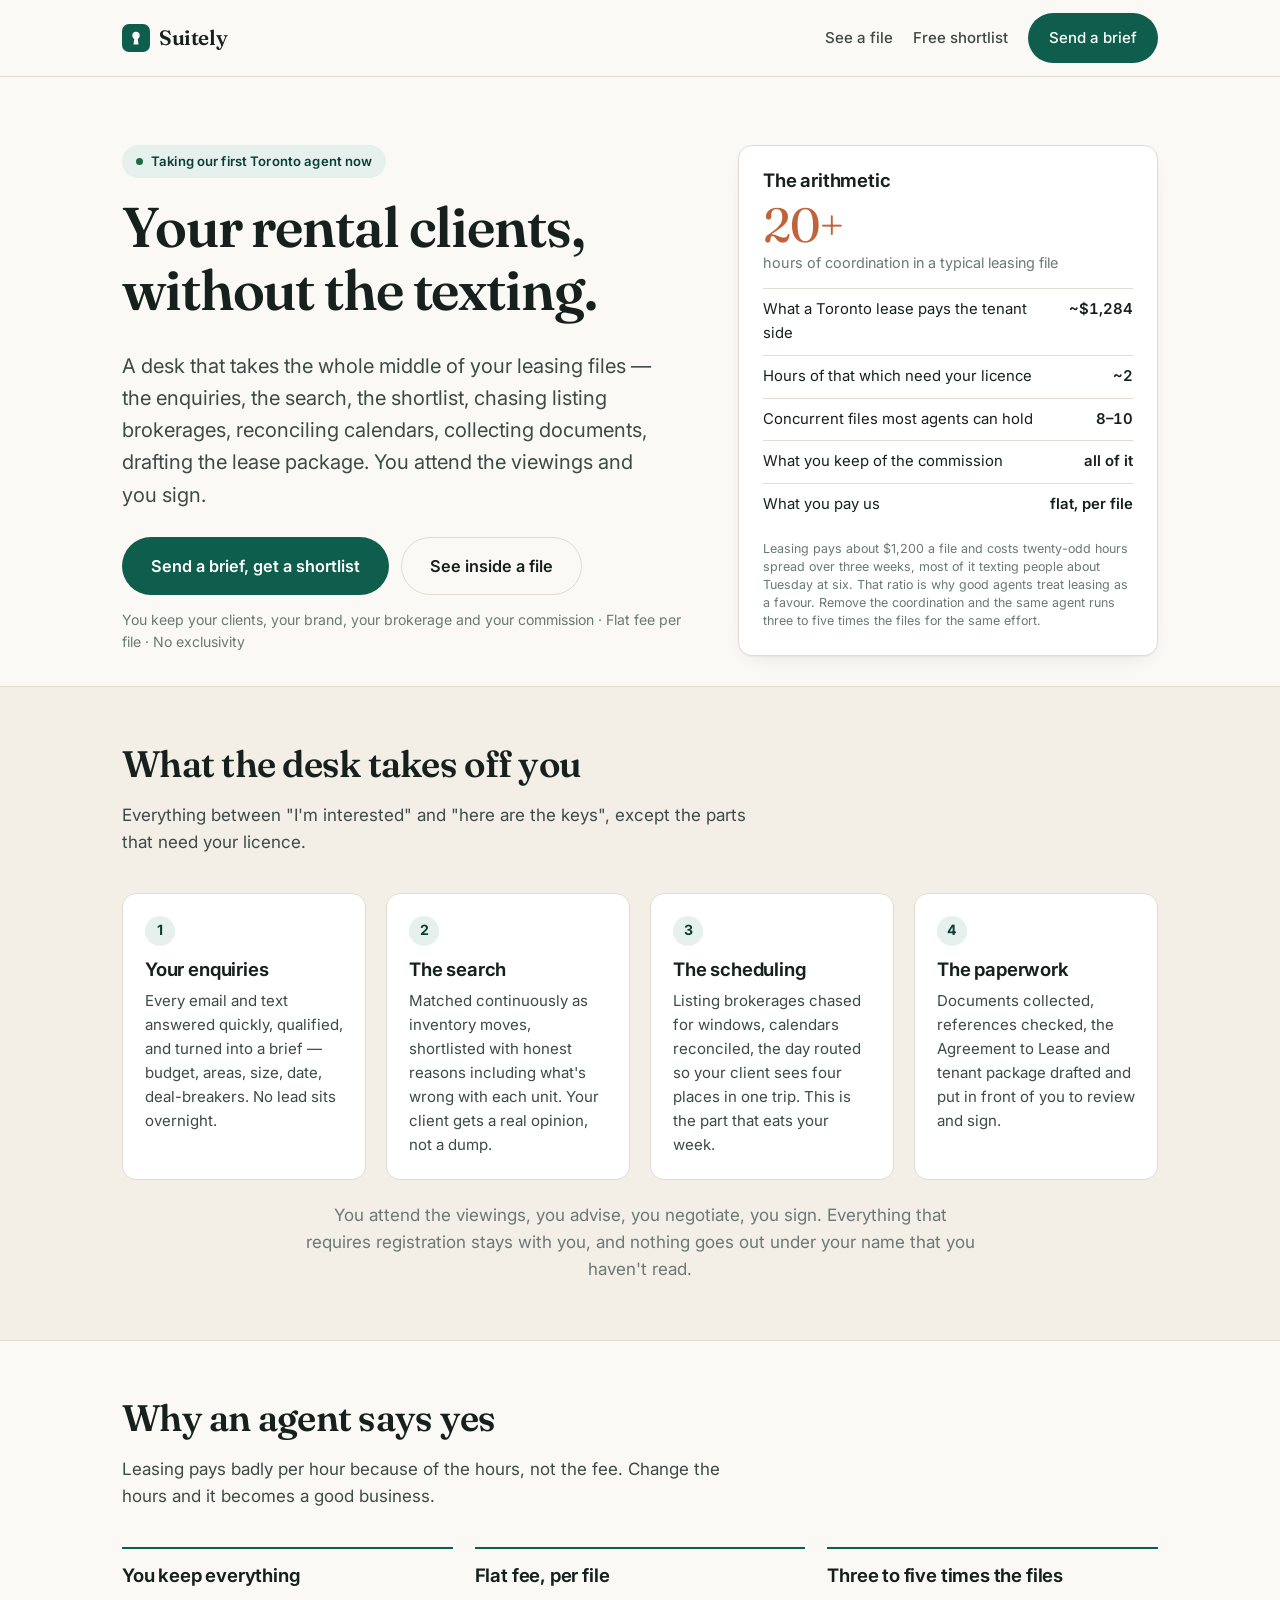
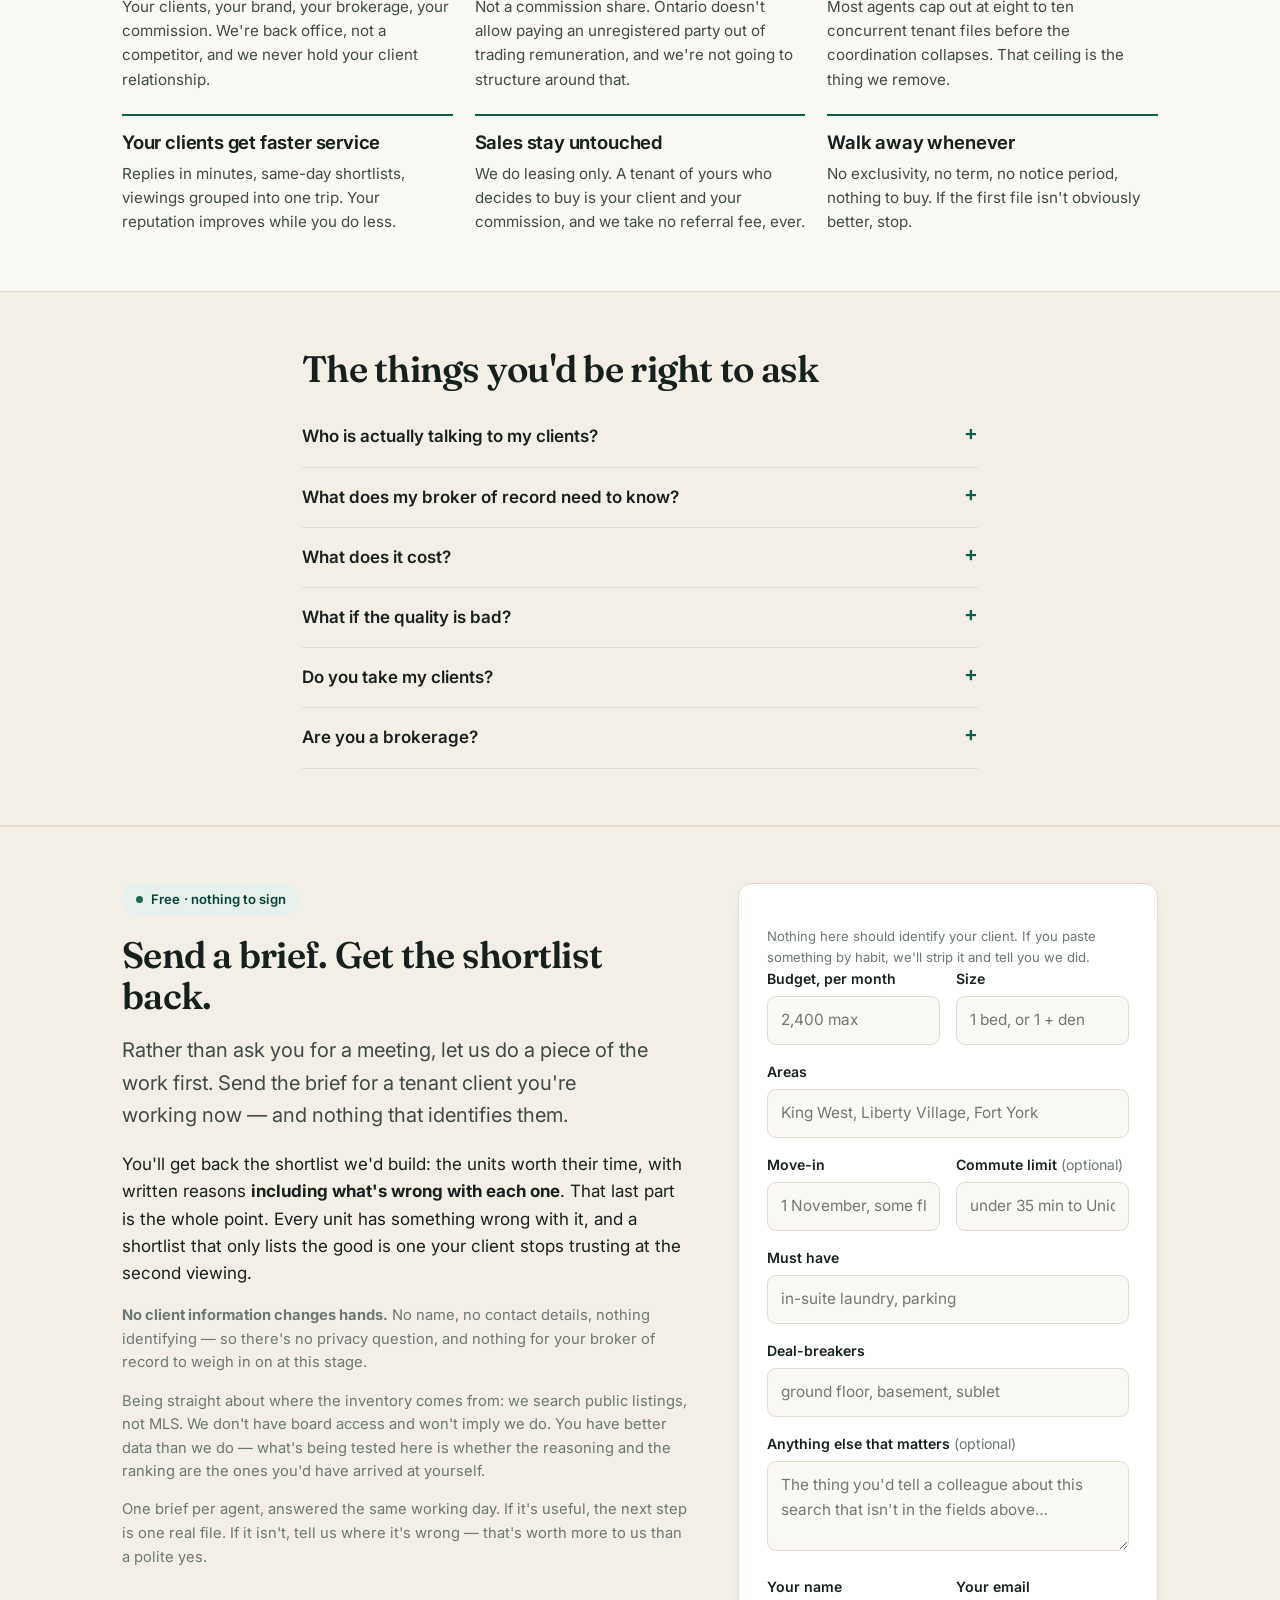
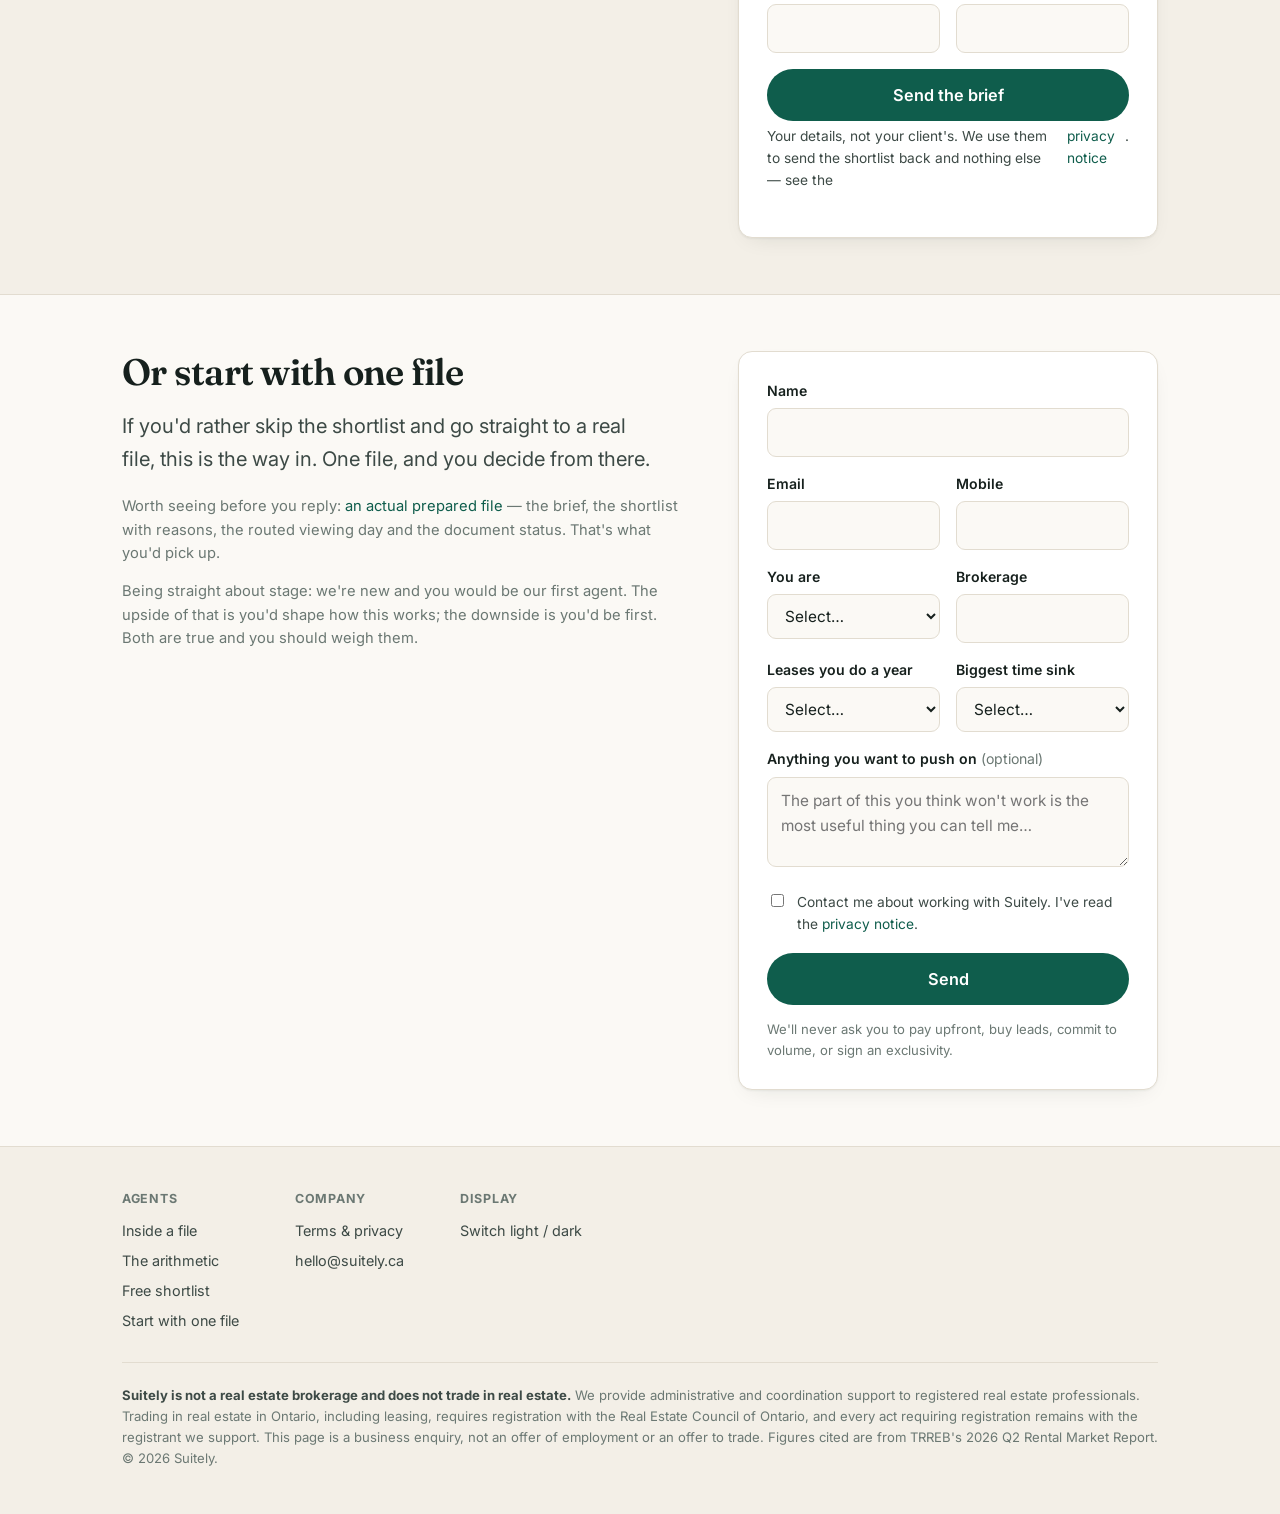
<file: index.html>
<!doctype html>
<html lang="en-CA">
<head>
<meta charset="utf-8">
<meta name="viewport" content="width=device-width, initial-scale=1">
<title>Suitely — your rental clients, without the texting</title>
<meta name="description" content="A desk that runs the middle of your leasing files — enquiries, search, shortlist, scheduling, documents. You attend viewings and sign. Flat fee per file, you keep your commission.">
<link rel="canonical" href="https://suitely.ca/">
<meta property="og:image" content="https://suitely.ca/og.png">
<meta property="og:url" content="https://suitely.ca/">
<meta property="og:type" content="website">
<meta property="og:locale" content="en_CA">
<meta name="twitter:card" content="summary_large_image">
<meta property="og:title" content="Your rental clients, without the texting">
<meta property="og:description" content="We run the coordination on your leasing files — enquiries, search, shortlist, scheduling, documents. You attend the viewings and sign. Flat fee per file, you keep your commission.">
<link rel="icon" href="data:image/svg+xml,<svg xmlns='http://www.w3.org/2000/svg' viewBox='0 0 32 32'><rect width='32' height='32' rx='8' fill='%230f5d4c'/><circle cx='16' cy='13' r='4.2' fill='%23fbf9f5'/><path d='M14.2 16h3.6l1.1 7.5h-5.8z' fill='%23fbf9f5'/></svg>">
<link rel="preconnect" href="https://fonts.googleapis.com">
<link rel="preconnect" href="https://fonts.gstatic.com" crossorigin>
<link href="https://fonts.googleapis.com/css2?family=Fraunces:opsz,wght@9..144,500;9..144,600&family=Inter:wght@400;500;600;700&display=swap" rel="stylesheet">
<script type="application/ld+json">
{
  "@context": "https://schema.org",
  "@type": "ProfessionalService",
  "name": "Suitely",
  "url": "https://suitely.ca",
  "email": "hello@suitely.ca",
  "description": "Leasing coordination for licensed Ontario real estate agents. We run the enquiries, search, shortlisting, scheduling and document preparation on residential leasing files; the agent attends viewings and carries the trade.",
  "areaServed": { "@type": "City", "name": "Toronto" },
  "address": {
    "@type": "PostalAddress",
    "streetAddress": "61 Thorncliffe",
    "addressLocality": "Dollard-des-Ormeaux",
    "addressRegion": "QC",
    "postalCode": "H9A 2C3",
    "addressCountry": "CA"
  },
  "knowsAbout": ["residential leasing", "tenant coordination", "Ontario standard lease", "TRESA compliance"]
}
</script>
<link rel="stylesheet" href="styles.css">
</head>
<body>
<header class="site">
  <div class="nav">
    <a class="logo" href="index.html"><svg width="28" height="28" viewBox="0 0 32 32" aria-hidden="true"><rect width="32" height="32" rx="8" fill="#0f5d4c"/><circle cx="16" cy="13" r="4.2" fill="#fbf9f5"/><path d="M14.2 16h3.6l1.1 7.5h-5.8z" fill="#fbf9f5"/></svg> Suitely</a>
    <nav>
      
      <a href="demo.html" class="hide-sm">See a file</a><a href="#brief" class="hide-sm">Free shortlist</a>
      <a class="btn" href="#brief">Send a brief</a>
    </nav>
  </div>
</header>

<main>
<section class="hero">
  <div class="wrap hero-grid">
    <div>
      <span class="eyebrow"><span class="dot"></span> Taking our first Toronto agent now</span>
      <h1>Your rental clients, without the texting.</h1>
      <p class="lede">A desk that takes the whole middle of your leasing files — the enquiries, the search, the shortlist, chasing listing brokerages, reconciling calendars, collecting documents, drafting the lease package. You attend the viewings and you sign.</p>
      <div class="hero-actions">
        <a class="btn lg" href="#brief">Send a brief, get a shortlist</a>
        <a class="btn ghost lg" href="demo.html">See inside a file</a>
      </div>
      <p class="reassure">You keep your clients, your brand, your brokerage and your commission · Flat fee per file · No exclusivity</p>
    </div>
    <aside class="costcard" id="deal">
      <h3>The arithmetic</h3>
      <div class="bignum">20+</div>
      <p class="unit">hours of coordination in a typical leasing file</p>
      <div class="costrow"><span>What a Toronto lease pays the tenant side</span><span>~$1,284</span></div>
      <div class="costrow"><span>Hours of that which need your licence</span><span>~2</span></div>
      <div class="costrow"><span>Concurrent files most agents can hold</span><span>8–10</span></div>
      <div class="costrow"><span>What you keep of the commission</span><span>all of it</span></div>
      <div class="costrow"><span>What you pay us</span><span>flat, per file</span></div>
      <p class="src">Leasing pays about $1,200 a file and costs twenty-odd hours spread over three weeks, most of it texting people about Tuesday at six. That ratio is why good agents treat leasing as a favour. Remove the coordination and the same agent runs three to five times the files for the same effort.</p>
    </aside>
  </div>
</section>

<section class="alt">
  <div class="wrap">
    <div class="section-head">
      <h2>What the desk takes off you</h2>
      <p>Everything between "I'm interested" and "here are the keys", except the parts that need your licence.</p>
    </div>
    <div class="steps">
      <div class="step"><div class="n">1</div><h3>Your enquiries</h3><p>Every email and text answered quickly, qualified, and turned into a brief — budget, areas, size, date, deal-breakers. No lead sits overnight.</p></div>
      <div class="step"><div class="n">2</div><h3>The search</h3><p>Matched continuously as inventory moves, shortlisted with honest reasons including what's wrong with each unit. Your client gets a real opinion, not a dump.</p></div>
      <div class="step"><div class="n">3</div><h3>The scheduling</h3><p>Listing brokerages chased for windows, calendars reconciled, the day routed so your client sees four places in one trip. This is the part that eats your week.</p></div>
      <div class="step"><div class="n">4</div><h3>The paperwork</h3><p>Documents collected, references checked, the Agreement to Lease and tenant package drafted and put in front of you to review and sign.</p></div>
    </div>
    <p class="tiny" style="color:var(--ink-3);text-align:center;margin:22px auto 0;max-width:62ch">You attend the viewings, you advise, you negotiate, you sign. Everything that requires registration stays with you, and nothing goes out under your name that you haven't read.</p>
  </div>
</section>

<section>
  <div class="wrap">
    <div class="section-head"><h2>Why an agent says yes</h2><p>Leasing pays badly per hour because of the hours, not the fee. Change the hours and it becomes a good business.</p></div>
    <div class="features">
      <div class="feature"><h3>You keep everything</h3><p>Your clients, your brand, your brokerage, your commission. We're back office, not a competitor, and we never hold your client relationship.</p></div>
      <div class="feature"><h3>Flat fee, per file</h3><p>Not a commission share. Ontario doesn't allow paying an unregistered party out of trading remuneration, and we're not going to structure around that.</p></div>
      <div class="feature"><h3>Three to five times the files</h3><p>Most agents cap out at eight to ten concurrent tenant files before the coordination collapses. That ceiling is the thing we remove.</p></div>
      <div class="feature"><h3>Your clients get faster service</h3><p>Replies in minutes, same-day shortlists, viewings grouped into one trip. Your reputation improves while you do less.</p></div>
      <div class="feature"><h3>Sales stay untouched</h3><p>We do leasing only. A tenant of yours who decides to buy is your client and your commission, and we take no referral fee, ever.</p></div>
      <div class="feature"><h3>Walk away whenever</h3><p>No exclusivity, no term, no notice period, nothing to buy. If the first file isn't obviously better, stop.</p></div>
    </div>
  </div>
</section>

<section class="alt">
  <div class="wrap narrow">
    <h2>The things you'd be right to ask</h2>
    <details><summary>Who is actually talking to my clients?</summary><div><p>A named coordinator working for you, by email, text and phone — the same arrangement as a transaction coordinator on any established team. They handle scheduling, logistics, shortlists and document collection. Anything that's advice on a trade, a negotiation, a complaint or a signature comes straight to you with the full thread.</p></div></details>
    <details><summary>What does my broker of record need to know?</summary><div><p>They need to know, and we'd rather raise it on the first call than have them find out later. A broker supervises your trades, and running your client communication through an outside desk is something they should approve. We'll put the arrangement in writing for them. An agent who gets blindsided by this loses a licence, which would also be the end of us.</p></div></details>
    <details><summary>What does it cost?</summary><div><p>A flat fee per completed file. No commission share, no monthly subscription, no software licence, no setup fee. If a file doesn't complete, there's nothing to pay.</p></div></details>
    <details><summary>What if the quality is bad?</summary><div><p>Then stop, immediately, with nothing owed. Start with one file. It either obviously saves you twenty hours or it doesn't, and you'll know inside three weeks.</p></div></details>
    <details><summary>Do you take my clients?</summary><div><p>No. They're yours, on your representation agreement, with your brokerage. We have no client relationship, no registration, and no ability to trade — structurally we can't take them even if we wanted to.</p></div></details>
    <details><summary>Are you a brokerage?</summary><div><p>No. We're administrative support, which is why this works: unlicensed assistants are ordinary in this industry and nothing we do requires registration. Everything that does require it stays with you.</p></div></details>
  </div>
</section>

<section id="brief" class="alt">
  <div class="wrap hero-grid">
    <div>
      <span class="eyebrow"><span class="dot"></span> Free · nothing to sign</span>
      <h2>Send a brief. Get the shortlist back.</h2>
      <p class="lede">Rather than ask you for a meeting, let us do a piece of the work first. Send the brief for a tenant client you're working now &mdash; and nothing that identifies them.</p>
      <p>You'll get back the shortlist we'd build: the units worth their time, with written reasons <strong>including what's wrong with each one</strong>. That last part is the whole point. Every unit has something wrong with it, and a shortlist that only lists the good is one your client stops trusting at the second viewing.</p>
      <p style="color:var(--ink-3);font-size:.92rem"><strong>No client information changes hands.</strong> No name, no contact details, nothing identifying &mdash; so there's no privacy question, and nothing for your broker of record to weigh in on at this stage.</p>
      <p style="color:var(--ink-3);font-size:.92rem">Being straight about where the inventory comes from: we search public listings, not MLS. We don't have board access and won't imply we do. You have better data than we do &mdash; what's being tested here is whether the reasoning and the ranking are the ones you'd have arrived at yourself.</p>
      <p style="color:var(--ink-3);font-size:.92rem">One brief per agent, answered the same working day. If it's useful, the next step is one real file. If it isn't, tell us where it's wrong &mdash; that's worth more to us than a polite yes.</p>
    </div>
    <form class="formcard" data-intake="Tenant brief" data-cta="Send the brief" data-success="Got it. The shortlist comes back the same working day.">
      <p class="formnote">Nothing here should identify your client. If you paste something by habit, we'll strip it and tell you we did.</p>
      <div class="grid2">
        <div class="field"><label for="b-budget">Budget, per month</label><input id="b-budget" name="budget_max" required placeholder="2,400 max"></div>
        <div class="field"><label for="b-beds">Size</label><input id="b-beds" name="beds_min" required placeholder="1 bed, or 1 + den"></div>
      </div>
      <div class="field"><label for="b-areas">Areas</label><input id="b-areas" name="areas" required placeholder="King West, Liberty Village, Fort York"></div>
      <div class="grid2">
        <div class="field"><label for="b-move">Move-in</label><input id="b-move" name="move_date" placeholder="1 November, some flexibility"></div>
        <div class="field"><label for="b-commute">Commute limit <span class="hint">(optional)</span></label><input id="b-commute" name="commute" placeholder="under 35 min to Union"></div>
      </div>
      <div class="field"><label for="b-must">Must have</label><input id="b-must" name="must" placeholder="in-suite laundry, parking"></div>
      <div class="field"><label for="b-avoid">Deal-breakers</label><input id="b-avoid" name="avoid" placeholder="ground floor, basement, sublet"></div>
      <div class="field"><label for="b-notes">Anything else that matters <span class="hint">(optional)</span></label><textarea id="b-notes" name="notes" placeholder="The thing you'd tell a colleague about this search that isn't in the fields above&hellip;"></textarea></div>
      <div class="grid2">
        <div class="field"><label for="b-you">Your name</label><input id="b-you" name="your_name" required autocomplete="name"></div>
        <div class="field"><label for="b-email">Your email</label><input id="b-email" name="your_email" type="email" required autocomplete="email"></div>
      </div>
      <button class="btn lg" type="submit" style="width:100%">Send the brief</button>
      <p class="formstatus" role="status"></p>
      <p class="consent">Your details, not your client's. We use them to send the shortlist back and nothing else &mdash; see the <a href="legal.html">privacy notice</a>.</p>
    </form>
  </div>
</section>

<section id="apply">
  <div class="wrap hero-grid">
    <div>
      <h2>Or start with one file</h2>
      <p class="lede">If you'd rather skip the shortlist and go straight to a real file, this is the way in. One file, and you decide from there.</p>
      <p style="color:var(--ink-3);font-size:.92rem">Worth seeing before you reply: <a href="demo.html">an actual prepared file</a> — the brief, the shortlist with reasons, the routed viewing day and the document status. That's what you'd pick up.</p>
      <p style="color:var(--ink-3);font-size:.92rem">Being straight about stage: we're new and you would be our first agent. The upside of that is you'd shape how this works; the downside is you'd be first. Both are true and you should weigh them.</p>
    </div>
    <form class="formcard" data-intake="Agent enquiry" data-cta="Send" data-success="Thanks — got it. I'll come back to you personally, usually same day.">
      <div class="field"><label for="a-name">Name</label><input id="a-name" name="name" required autocomplete="name"></div>
      <div class="grid2">
        <div class="field"><label for="a-email">Email</label><input id="a-email" name="email" type="email" required autocomplete="email"></div>
        <div class="field"><label for="a-phone">Mobile</label><input id="a-phone" name="phone" type="tel" required autocomplete="tel"></div>
      </div>
      <div class="grid2">
        <div class="field">
          <label for="a-reg">You are</label>
          <select id="a-reg" name="registration" required>
            <option value="">Select…</option>
            <option>Registered salesperson (Ontario)</option>
            <option>Registered broker (Ontario)</option>
            <option>Broker of record</option>
            <option>Registered in another province</option>
          </select>
        </div>
        <div class="field"><label for="a-brokerage">Brokerage</label><input id="a-brokerage" name="brokerage" autocomplete="organization"></div>
      </div>
      <div class="grid2">
        <div class="field">
          <label for="a-vol">Leases you do a year</label>
          <select id="a-vol" name="lease_volume" required>
            <option value="">Select…</option><option>Under 5</option><option>5–15</option><option>15–40</option><option>40+</option>
          </select>
        </div>
        <div class="field">
          <label for="a-pain">Biggest time sink</label>
          <select id="a-pain" name="pain">
            <option value="">Select…</option><option>Scheduling and calendar chasing</option><option>Answering enquiries</option>
            <option>Searching and shortlisting</option><option>Documents and paperwork</option><option>All of it equally</option>
          </select>
        </div>
      </div>
      <div class="field"><label for="a-notes">Anything you want to push on <span class="hint">(optional)</span></label><textarea id="a-notes" name="notes" placeholder="The part of this you think won't work is the most useful thing you can tell me…"></textarea></div>
      <label class="consent"><input type="checkbox" name="consent" value="yes" required><span>Contact me about working with Suitely. I've read the <a href="legal.html#privacy">privacy notice</a>.</span></label>
      <button class="btn lg" type="submit" style="width:100%">Send</button>
      <div class="formstatus" role="status" aria-live="polite"></div>
      <p class="formnote">We'll never ask you to pay upfront, buy leads, commit to volume, or sign an exclusivity.</p>
    </form>
  </div>
</section>
</main>

<footer class="site">
  <div class="wrap">
    <div class="foot-grid">
      <div><h4>Agents</h4><ul><li><a href="demo.html">Inside a file</a></li><li><a href="#deal">The arithmetic</a></li><li><a href="#brief">Free shortlist</a></li><li><a href="#apply">Start with one file</a></li></ul></div>
      
      <div><h4>Company</h4><ul><li><a href="legal.html">Terms &amp; privacy</a></li><li><a href="mailto:hello@suitely.ca">hello@suitely.ca</a></li></ul></div>
      <div><h4>Display</h4><ul><li><a href="#" data-theme-toggle>Switch light / dark</a></li></ul></div>
    </div>
    <div class="disclosure">
      <p><strong>Suitely is not a real estate brokerage and does not trade in real estate.</strong> We provide administrative and coordination support to registered real estate professionals. Trading in real estate in Ontario, including leasing, requires registration with the Real Estate Council of Ontario, and every act requiring registration remains with the registrant we support. This page is a business enquiry, not an offer of employment or an offer to trade. Figures cited are from TRREB's 2026 Q2 Rental Market Report. © 2026 Suitely.</p>
    </div>
  </div>
</footer>
<script src="app.js"></script>
</body>
</html>
</file>
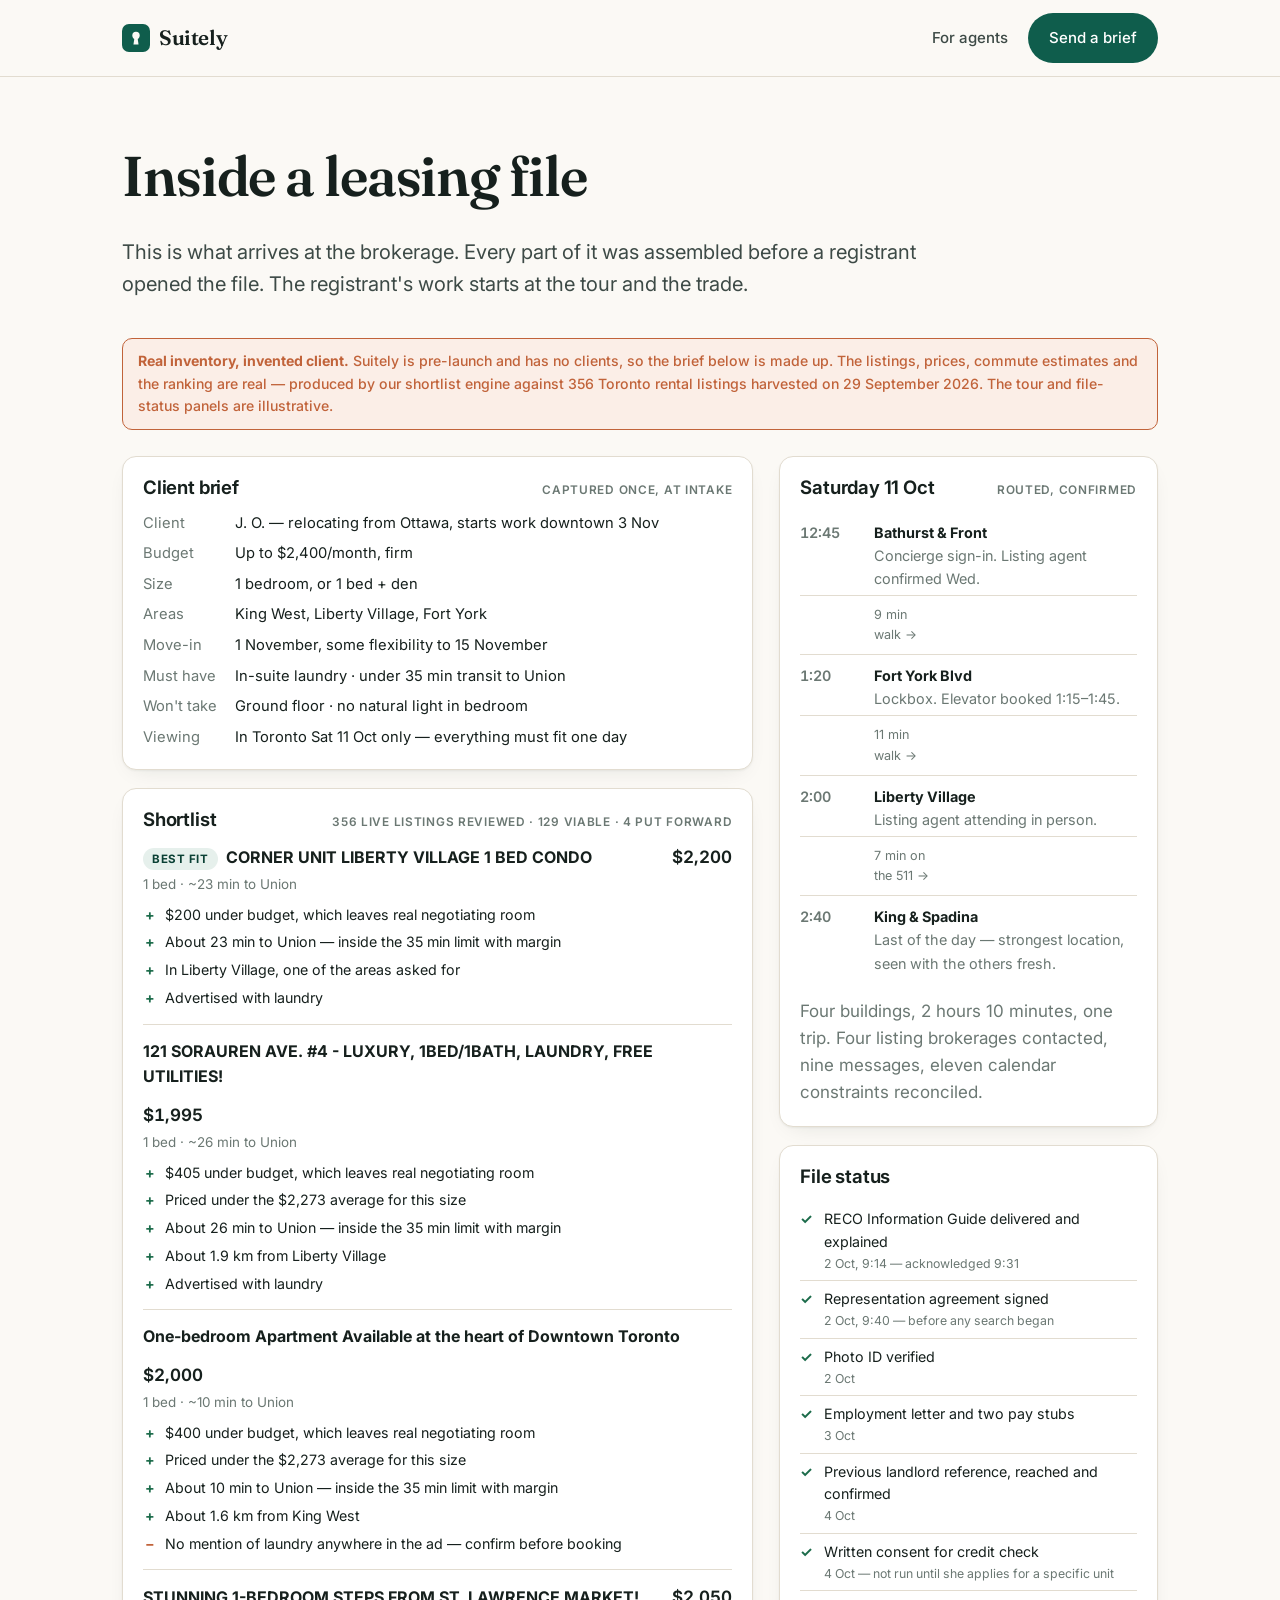
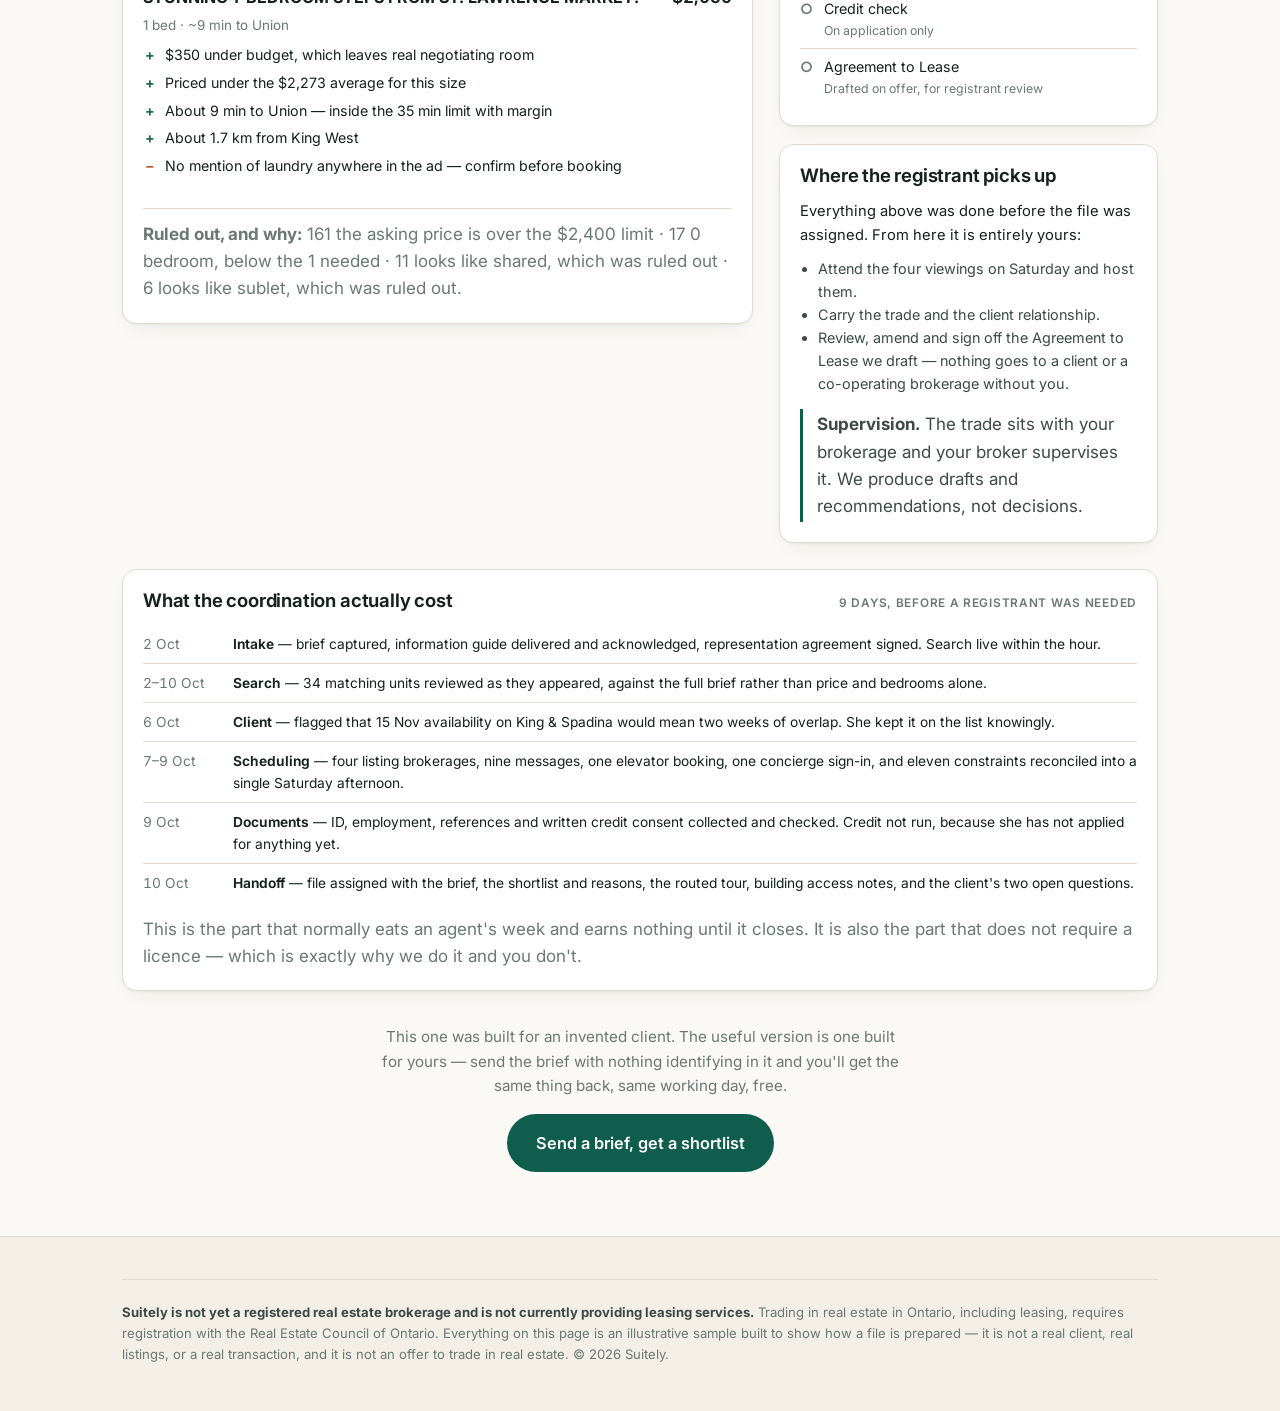
<file: demo.html>
<!doctype html>
<html lang="en-CA">
<head>
<meta charset="utf-8">
<meta name="viewport" content="width=device-width, initial-scale=1">
<meta name="robots" content="noindex,nofollow">
<title>Inside a Suitely leasing file</title>
<meta name="description" content="What a brokerage receives: a tenant file with the intake, statutory documents, search, shortlist and routed tour already done.">
<link rel="icon" href="data:image/svg+xml,<svg xmlns='http://www.w3.org/2000/svg' viewBox='0 0 32 32'><rect width='32' height='32' rx='8' fill='%230f5d4c'/><circle cx='16' cy='13' r='4.2' fill='%23fbf9f5'/><path d='M14.2 16h3.6l1.1 7.5h-5.8z' fill='%23fbf9f5'/></svg>">
<link rel="preconnect" href="https://fonts.googleapis.com">
<link rel="preconnect" href="https://fonts.gstatic.com" crossorigin>
<link href="https://fonts.googleapis.com/css2?family=Fraunces:opsz,wght@9..144,500;9..144,600&family=Inter:wght@400;500;600;700&display=swap" rel="stylesheet">
<link rel="stylesheet" href="styles.css">
<style>
  .sample-banner{background:var(--accent-soft);border:1px solid var(--accent);color:var(--accent);
    border-radius:10px;padding:11px 15px;font-size:.88rem;margin:0 0 26px;font-weight:500}
  .file-grid{display:grid;grid-template-columns:1.25fr .75fr;gap:26px;align-items:start}
  @media(max-width:920px){.file-grid{grid-template-columns:1fr}}
  .panel{background:var(--card);border:1px solid var(--line);border-radius:var(--radius);
    box-shadow:var(--shadow);padding:20px;margin-bottom:18px}
  .panel > h3{display:flex;justify-content:space-between;align-items:baseline;gap:12px;margin-bottom:14px}
  .panel > h3 .by{font-size:.74rem;font-weight:600;text-transform:uppercase;letter-spacing:.06em;color:var(--ink-3)}
  .brief{display:grid;grid-template-columns:auto 1fr;gap:7px 18px;font-size:.92rem;margin:0}
  .brief dt{color:var(--ink-3)}
  .brief dd{margin:0}
  .unit{border-top:1px solid var(--line);padding:14px 0}
  .unit:first-of-type{border-top:0;padding-top:0}
  .unit-top{display:flex;justify-content:space-between;gap:12px;align-items:baseline;flex-wrap:wrap}
  .unit-top b{font-size:1rem}
  .unit-rent{font-variant-numeric:tabular-nums;font-weight:650;white-space:nowrap}
  .unit .meta{font-size:.84rem;color:var(--ink-3);margin:3px 0 8px}
  .verdict{display:grid;gap:5px;font-size:.89rem}
  .verdict div{display:flex;gap:8px;align-items:flex-start}
  .verdict .mark{flex:none;font-weight:700;width:14px;text-align:center}
  .yes .mark{color:var(--ok)} .no .mark{color:var(--accent)}
  .rank{display:inline-block;font-size:.72rem;font-weight:700;letter-spacing:.05em;text-transform:uppercase;
    background:var(--brand-soft);color:var(--brand-ink);border-radius:999px;padding:2px 9px;margin-right:8px}
  .tour{list-style:none;padding:0;margin:0;font-size:.9rem}
  .tour li{display:grid;grid-template-columns:62px 1fr;gap:12px;padding:9px 0;border-top:1px solid var(--line)}
  .tour li:first-child{border-top:0}
  .tour .t{font-variant-numeric:tabular-nums;color:var(--ink-3);font-weight:600}
  .tour .travel{grid-column:1/-1;font-size:.79rem;color:var(--ink-3);padding-left:74px;margin-top:-4px}
  .checks{list-style:none;padding:0;margin:0;font-size:.89rem}
  .checks li{display:flex;gap:9px;padding:7px 0;border-top:1px solid var(--line);align-items:flex-start}
  .checks li:first-child{border-top:0}
  .checks .s{flex:none;width:15px;font-weight:700}
  .done .s{color:var(--ok)} .pending .s{color:var(--ink-3)}
  .checks .when{display:block;font-size:.77rem;color:var(--ink-3)}
  .log{list-style:none;padding:0;margin:0;font-size:.86rem}
  .log li{padding:8px 0;border-top:1px solid var(--line);display:grid;grid-template-columns:78px 1fr;gap:12px}
  .log li:first-child{border-top:0}
  .log .t{color:var(--ink-3);font-variant-numeric:tabular-nums}
  .log .who{font-weight:650}
  .handoff{border-left:3px solid var(--brand);padding:2px 0 2px 14px;margin-top:4px}
</style>
</head>
<body>
<header class="site">
  <div class="nav">
    <a class="logo" href="index.html"><svg width="28" height="28" viewBox="0 0 32 32" aria-hidden="true"><rect width="32" height="32" rx="8" fill="#0f5d4c"/><circle cx="16" cy="13" r="4.2" fill="#fbf9f5"/><path d="M14.2 16h3.6l1.1 7.5h-5.8z" fill="#fbf9f5"/></svg> Suitely</a>
    <nav><a href="/">For agents</a><a class="btn" href="/#brief">Send a brief</a></nav>
  </div>
</header>

<main>
<section class="hero" style="padding-bottom:18px">
  <div class="wrap">
    <h1 style="max-width:18ch">Inside a leasing file</h1>
    <p class="lede" style="max-width:62ch">This is what arrives at the brokerage. Every part of it was assembled before a registrant opened the file. The registrant's work starts at the tour and the trade.</p>
  </div>
</section>

<section style="padding-top:0">
  <div class="wrap">
<!--BANNER:START--><p class="sample-banner"><strong>Real inventory, invented client.</strong> Suitely is pre-launch and has no clients, so the brief below is made up. The listings, prices, commute estimates and the ranking are real — produced by our shortlist engine against 356 Toronto rental listings harvested on 29 September 2026. The tour and file-status panels are illustrative.</p><!--BANNER:END-->

    <div class="file-grid">
      <div>
        <div class="panel">
          <h3>Client brief <span class="by">captured once, at intake</span></h3>
          <dl class="brief">
            <dt>Client</dt><dd>J. O. — relocating from Ottawa, starts work downtown 3 Nov</dd>
            <dt>Budget</dt><dd>Up to $2,400/month, firm</dd>
            <dt>Size</dt><dd>1 bedroom, or 1 bed + den</dd>
            <dt>Areas</dt><dd>King West, Liberty Village, Fort York</dd>
            <dt>Move-in</dt><dd>1 November, some flexibility to 15 November</dd>
            <dt>Must have</dt><dd>In-suite laundry · under 35 min transit to Union</dd>
            <dt>Won't take</dt><dd>Ground floor · no natural light in bedroom</dd>
            <dt>Viewing</dt><dd>In Toronto Sat 11 Oct only — everything must fit one day</dd>
          </dl>
        </div>

<!--SHORTLIST:START-->
        <div class="panel">
          <h3>Shortlist <span class="by">356 live listings reviewed · 129 viable · 4 put forward</span></h3>
          <div class="unit"><div class="unit-top"><b><span class="rank">Best fit</span>CORNER UNIT LIBERTY VILLAGE 1 BED CONDO</b><span class="unit-rent">$2,200</span></div><p class="meta">1 bed · ~23 min to Union</p><div class="verdict"><div class="yes"><span class="mark">+</span><span>$200 under budget, which leaves real negotiating room</span></div><div class="yes"><span class="mark">+</span><span>About 23 min to Union — inside the 35 min limit with margin</span></div><div class="yes"><span class="mark">+</span><span>In Liberty Village, one of the areas asked for</span></div><div class="yes"><span class="mark">+</span><span>Advertised with laundry</span></div></div></div>
          <div class="unit"><div class="unit-top"><b>121 SORAUREN AVE. #4 - LUXURY, 1BED/1BATH, LAUNDRY, FREE UTILITIES!</b><span class="unit-rent">$1,995</span></div><p class="meta">1 bed · ~26 min to Union</p><div class="verdict"><div class="yes"><span class="mark">+</span><span>$405 under budget, which leaves real negotiating room</span></div><div class="yes"><span class="mark">+</span><span>Priced under the $2,273 average for this size</span></div><div class="yes"><span class="mark">+</span><span>About 26 min to Union — inside the 35 min limit with margin</span></div><div class="yes"><span class="mark">+</span><span>About 1.9 km from Liberty Village</span></div><div class="yes"><span class="mark">+</span><span>Advertised with laundry</span></div></div></div>
          <div class="unit"><div class="unit-top"><b>One-bedroom Apartment Available at the heart of Downtown Toronto</b><span class="unit-rent">$2,000</span></div><p class="meta">1 bed · ~10 min to Union</p><div class="verdict"><div class="yes"><span class="mark">+</span><span>$400 under budget, which leaves real negotiating room</span></div><div class="yes"><span class="mark">+</span><span>Priced under the $2,273 average for this size</span></div><div class="yes"><span class="mark">+</span><span>About 10 min to Union — inside the 35 min limit with margin</span></div><div class="yes"><span class="mark">+</span><span>About 1.6 km from King West</span></div><div class="no"><span class="mark">−</span><span>No mention of laundry anywhere in the ad — confirm before booking</span></div></div></div>
          <div class="unit"><div class="unit-top"><b>STUNNING 1-BEDROOM STEPS FROM ST. LAWRENCE MARKET!</b><span class="unit-rent">$2,050</span></div><p class="meta">1 bed · ~9 min to Union</p><div class="verdict"><div class="yes"><span class="mark">+</span><span>$350 under budget, which leaves real negotiating room</span></div><div class="yes"><span class="mark">+</span><span>Priced under the $2,273 average for this size</span></div><div class="yes"><span class="mark">+</span><span>About 9 min to Union — inside the 35 min limit with margin</span></div><div class="yes"><span class="mark">+</span><span>About 1.7 km from King West</span></div><div class="no"><span class="mark">−</span><span>No mention of laundry anywhere in the ad — confirm before booking</span></div></div></div>
          <p class="tiny" style="color:var(--ink-3);margin:16px 0 0;border-top:1px solid var(--line);padding-top:12px">
            <b>Ruled out, and why:</b> 161 the asking price is over the $2,400 limit · 17 0 bedroom, below the 1 needed · 11 looks like shared, which was ruled out · 6 looks like sublet, which was ruled out.
          </p>
        </div>
<!--SHORTLIST:END-->

      </div>

      <div>
        <div class="panel">
          <h3>Saturday 11 Oct <span class="by">routed, confirmed</span></h3>
          <ul class="tour">
            <li><span class="t">12:45</span><span><b>Bathurst &amp; Front</b><br><span class="tiny" style="color:var(--ink-3)">Concierge sign-in. Listing agent confirmed Wed.</span></span></li>
            <li class="travel">9 min walk →</li>
            <li><span class="t">1:20</span><span><b>Fort York Blvd</b><br><span class="tiny" style="color:var(--ink-3)">Lockbox. Elevator booked 1:15–1:45.</span></span></li>
            <li class="travel">11 min walk →</li>
            <li><span class="t">2:00</span><span><b>Liberty Village</b><br><span class="tiny" style="color:var(--ink-3)">Listing agent attending in person.</span></span></li>
            <li class="travel">7 min on the 511 →</li>
            <li><span class="t">2:40</span><span><b>King &amp; Spadina</b><br><span class="tiny" style="color:var(--ink-3)">Last of the day — strongest location, seen with the others fresh.</span></span></li>
          </ul>
          <p class="tiny" style="color:var(--ink-3);margin:14px 0 0">Four buildings, 2 hours 10 minutes, one trip. Four listing brokerages contacted, nine messages, eleven calendar constraints reconciled.</p>
        </div>

        <div class="panel">
          <h3>File status</h3>
          <ul class="checks">
            <li class="done"><span class="s">✓</span><span>RECO Information Guide delivered and explained<span class="when">2 Oct, 9:14 — acknowledged 9:31</span></span></li>
            <li class="done"><span class="s">✓</span><span>Representation agreement signed<span class="when">2 Oct, 9:40 — before any search began</span></span></li>
            <li class="done"><span class="s">✓</span><span>Photo ID verified<span class="when">2 Oct</span></span></li>
            <li class="done"><span class="s">✓</span><span>Employment letter and two pay stubs<span class="when">3 Oct</span></span></li>
            <li class="done"><span class="s">✓</span><span>Previous landlord reference, reached and confirmed<span class="when">4 Oct</span></span></li>
            <li class="done"><span class="s">✓</span><span>Written consent for credit check<span class="when">4 Oct — not run until she applies for a specific unit</span></span></li>
            <li class="pending"><span class="s">○</span><span>Credit check<span class="when">On application only</span></span></li>
            <li class="pending"><span class="s">○</span><span>Agreement to Lease<span class="when">Drafted on offer, for registrant review</span></span></li>
          </ul>
        </div>

        <div class="panel">
          <h3>Where the registrant picks up</h3>
          <p class="muted" style="font-size:.92rem;margin-bottom:10px">Everything above was done before the file was assigned. From here it is entirely yours:</p>
          <ul class="plain" style="font-size:.9rem;color:var(--ink-2);padding-left:18px;margin:0">
            <li>Attend the four viewings on Saturday and host them.</li>
            <li>Carry the trade and the client relationship.</li>
            <li>Review, amend and sign off the Agreement to Lease we draft — nothing goes to a client or a co-operating brokerage without you.</li>
          </ul>
          <div class="handoff" style="margin-top:14px">
            <p class="tiny" style="margin:0;color:var(--ink-2)"><b>Supervision.</b> The trade sits with your brokerage and your broker supervises it. We produce drafts and recommendations, not decisions.</p>
          </div>
        </div>
      </div>
    </div>

    <div class="panel" style="margin-top:8px">
      <h3>What the coordination actually cost <span class="by">9 days, before a registrant was needed</span></h3>
      <ul class="log">
        <li><span class="t">2 Oct</span><span><span class="who">Intake</span> — brief captured, information guide delivered and acknowledged, representation agreement signed. Search live within the hour.</span></li>
        <li><span class="t">2–10 Oct</span><span><span class="who">Search</span> — 34 matching units reviewed as they appeared, against the full brief rather than price and bedrooms alone.</span></li>
        <li><span class="t">6 Oct</span><span><span class="who">Client</span> — flagged that 15 Nov availability on King &amp; Spadina would mean two weeks of overlap. She kept it on the list knowingly.</span></li>
        <li><span class="t">7–9 Oct</span><span><span class="who">Scheduling</span> — four listing brokerages, nine messages, one elevator booking, one concierge sign-in, and eleven constraints reconciled into a single Saturday afternoon.</span></li>
        <li><span class="t">9 Oct</span><span><span class="who">Documents</span> — ID, employment, references and written credit consent collected and checked. Credit not run, because she has not applied for anything yet.</span></li>
        <li><span class="t">10 Oct</span><span><span class="who">Handoff</span> — file assigned with the brief, the shortlist and reasons, the routed tour, building access notes, and the client's two open questions.</span></li>
      </ul>
      <p class="tiny" style="color:var(--ink-3);margin:14px 0 0">This is the part that normally eats an agent's week and earns nothing until it closes. It is also the part that does not require a licence — which is exactly why we do it and you don't.</p>
    </div>

    <div style="text-align:center;margin:34px 0 8px">
      <p style="max-width:52ch;margin:0 auto 16px;color:var(--ink-3);font-size:.95rem">This one was built for an invented client. The useful version is one built for yours &mdash; send the brief with nothing identifying in it and you'll get the same thing back, same working day, free.</p>
      <a class="btn lg" href="/#brief">Send a brief, get a shortlist</a>
    </div>
  </div>
</section>
</main>

<footer class="site">
  <div class="wrap">
    <div class="disclosure">
      <p><strong>Suitely is not yet a registered real estate brokerage and is not currently providing leasing services.</strong> Trading in real estate in Ontario, including leasing, requires registration with the Real Estate Council of Ontario. Everything on this page is an illustrative sample built to show how a file is prepared — it is not a real client, real listings, or a real transaction, and it is not an offer to trade in real estate. © 2026 Suitely.</p>
    </div>
  </div>
</footer>
<script src="app.js"></script>
</body>
</html>
</file>
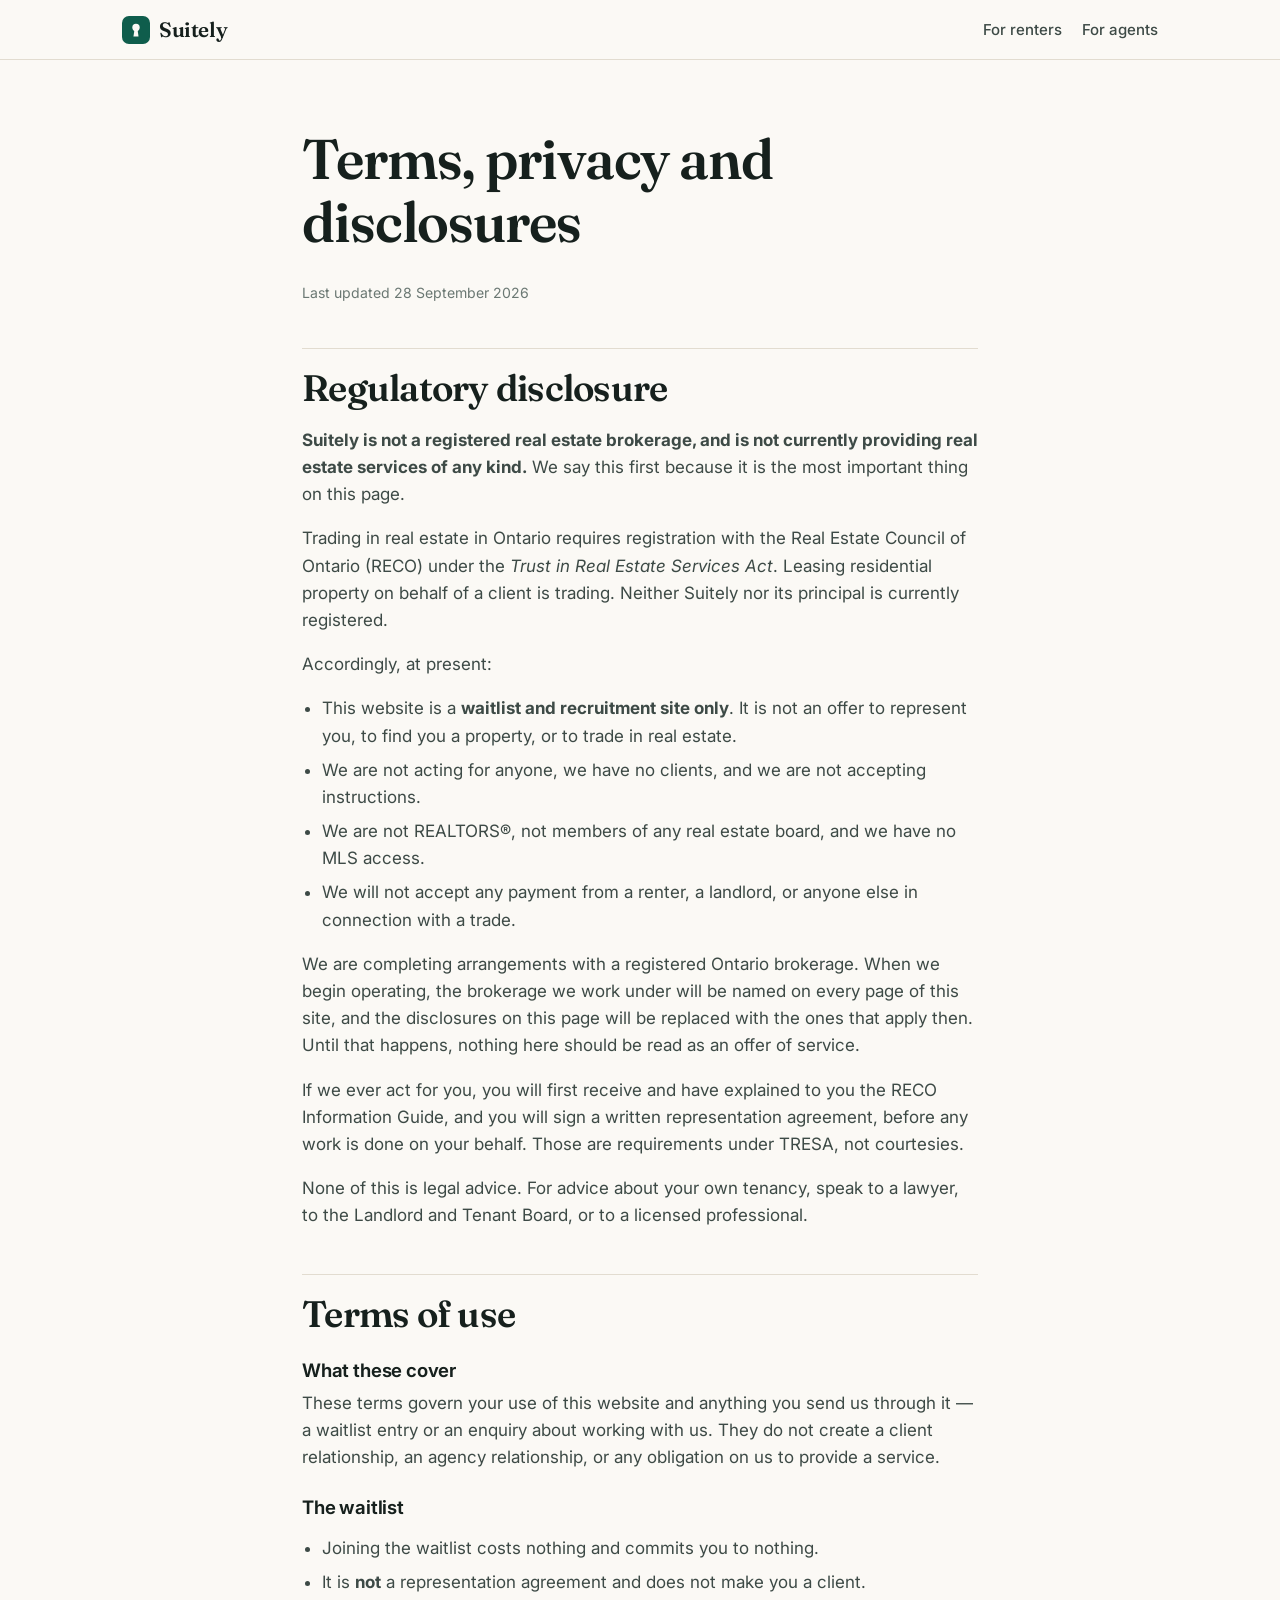
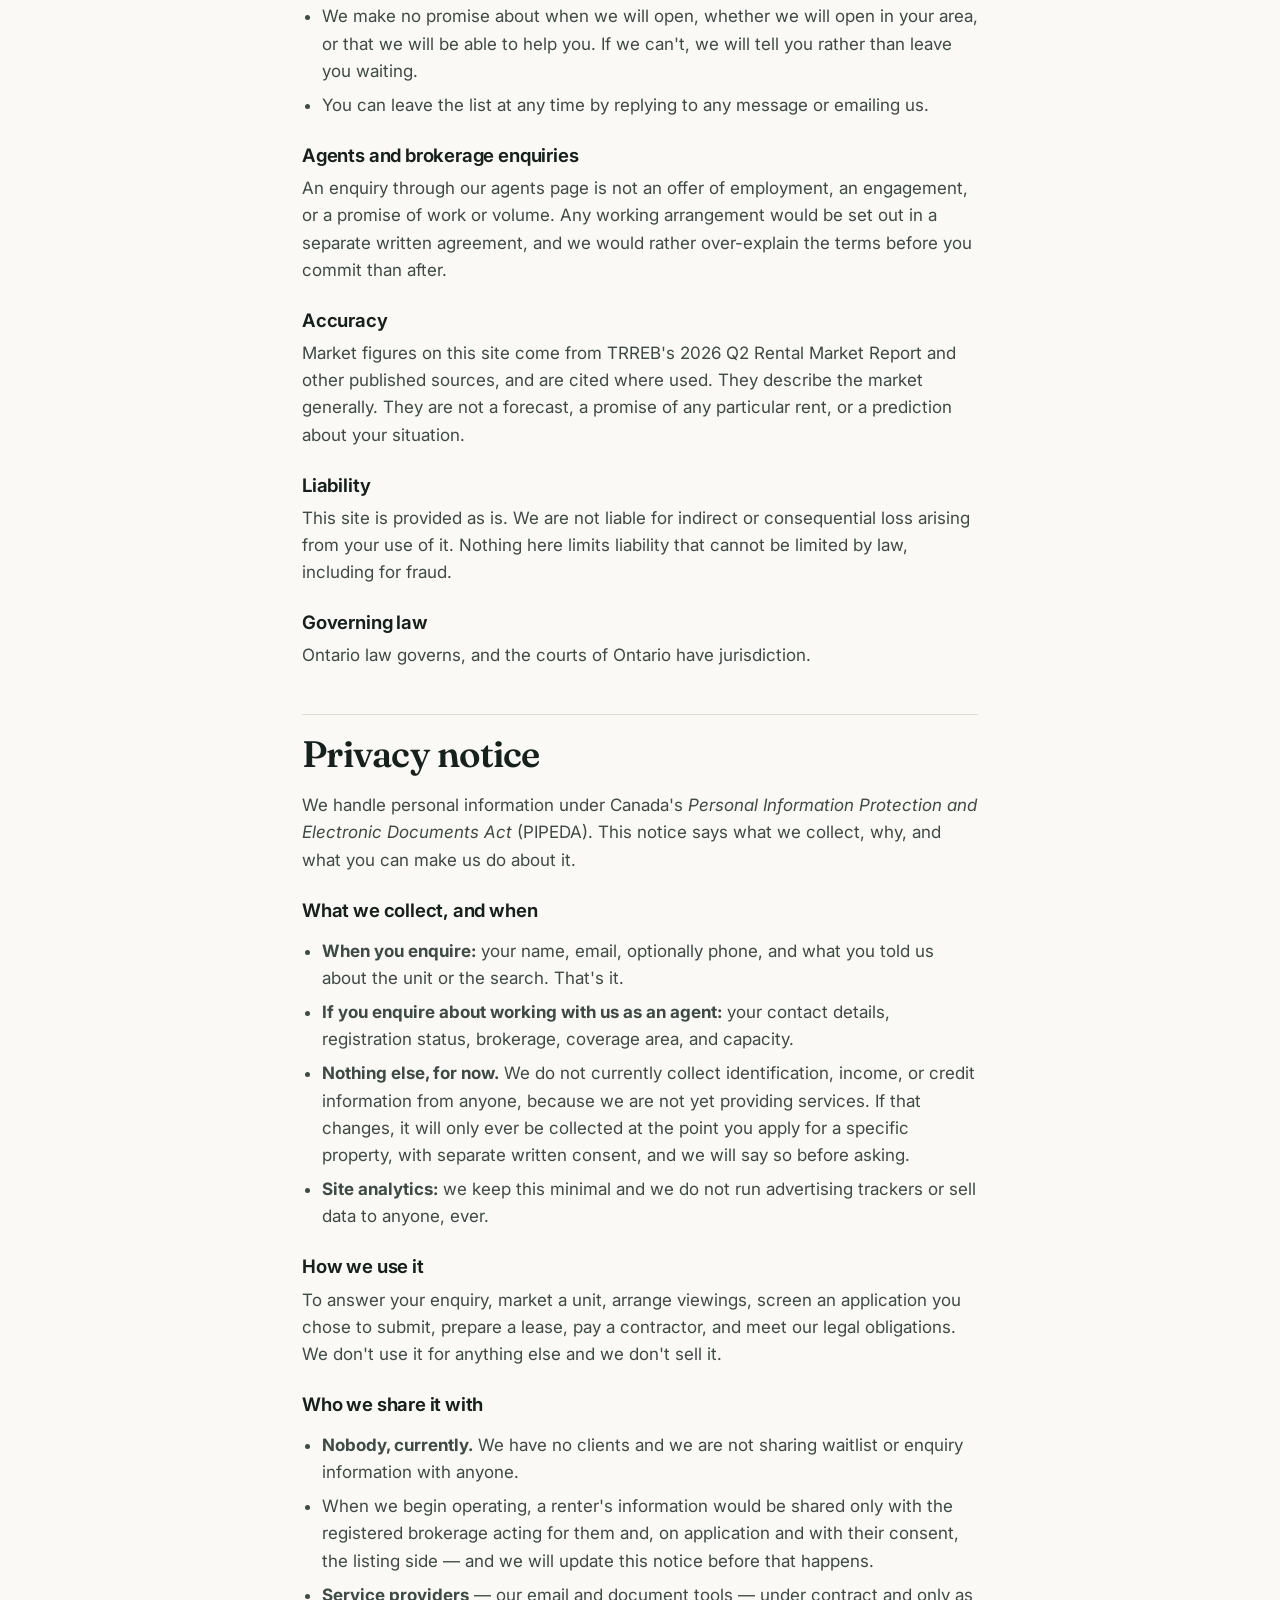
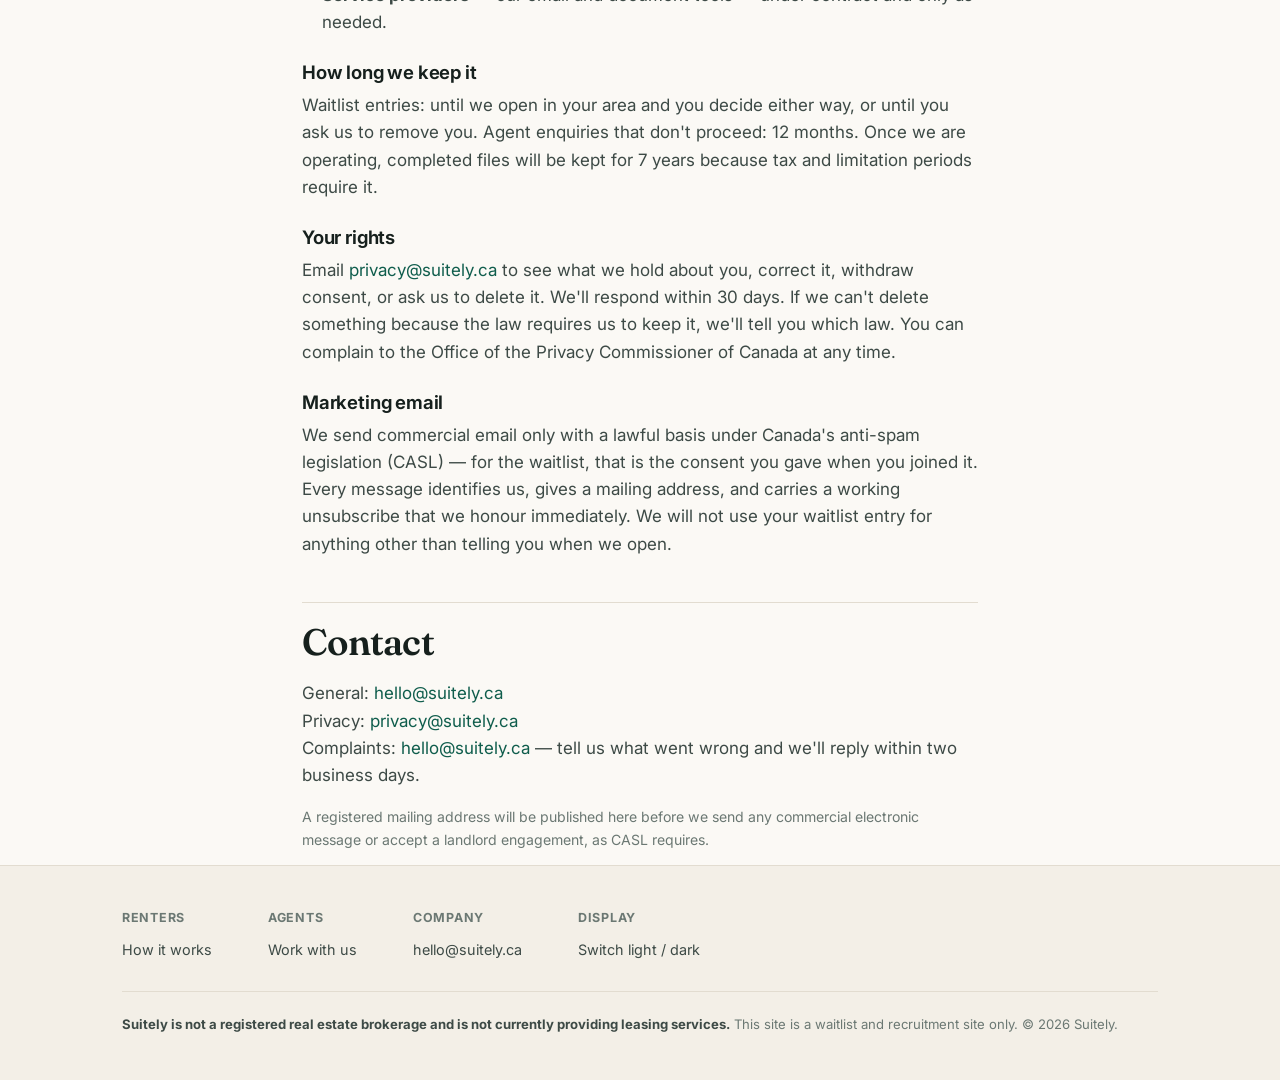
<file: legal.html>
<!doctype html>
<html lang="en-CA">
<head>
<meta charset="utf-8">
<meta name="viewport" content="width=device-width, initial-scale=1">
<title>Terms, privacy and regulatory disclosure — Suitely</title>
<meta name="description" content="Suitely's terms of service, privacy notice, and regulatory disclosure for residential leasing in Ontario.">
<link rel="canonical" href="https://suitely.ca/legal.html">
<meta name="robots" content="index,follow">
<link rel="icon" href="data:image/svg+xml,<svg xmlns='http://www.w3.org/2000/svg' viewBox='0 0 32 32'><rect width='32' height='32' rx='8' fill='%230f5d4c'/><circle cx='16' cy='13' r='4.2' fill='%23fbf9f5'/><path d='M14.2 16h3.6l1.1 7.5h-5.8z' fill='%23fbf9f5'/></svg>">
<link rel="preconnect" href="https://fonts.googleapis.com">
<link rel="preconnect" href="https://fonts.gstatic.com" crossorigin>
<link href="https://fonts.googleapis.com/css2?family=Fraunces:opsz,wght@9..144,500;9..144,600&family=Inter:wght@400;500;600;700&display=swap" rel="stylesheet">
<link rel="stylesheet" href="styles.css">
<style>
  .doc h2 { margin-top: 44px; padding-top: 18px; border-top: 1px solid var(--line); }
  .doc h3 { margin-top: 26px; }
  .doc ul { padding-left: 20px; color: var(--ink-2); }
  .doc li { margin-bottom: 7px; }
  .doc p { color: var(--ink-2); }
  .doc .updated { color: var(--ink-3); font-size: .88rem; }
</style>
</head>
<body>
<header class="site">
  <div class="nav">
    <a class="logo" href="index.html"><svg width="28" height="28" viewBox="0 0 32 32" aria-hidden="true"><rect width="32" height="32" rx="8" fill="#0f5d4c"/><circle cx="16" cy="13" r="4.2" fill="#fbf9f5"/><path d="M14.2 16h3.6l1.1 7.5h-5.8z" fill="#fbf9f5"/></svg> Suitely</a>
    <nav><a href="index.html">For renters</a><a href="/" class="hide-sm">For agents</a></nav>
  </div>
</header>

<main>
<section class="hero" style="padding-bottom:0">
  <div class="wrap narrow doc">
    <h1>Terms, privacy and disclosures</h1>
    <p class="updated">Last updated 28 September 2026</p>

    <h2 id="disclosure">Regulatory disclosure</h2>
    <p><strong>Suitely is not a registered real estate brokerage, and is not currently providing real estate services of any kind.</strong> We say this first because it is the most important thing on this page.</p>
    <p>Trading in real estate in Ontario requires registration with the Real Estate Council of Ontario (RECO) under the <em>Trust in Real Estate Services Act</em>. Leasing residential property on behalf of a client is trading. Neither Suitely nor its principal is currently registered.</p>
    <p>Accordingly, at present:</p>
    <ul>
      <li>This website is a <strong>waitlist and recruitment site only</strong>. It is not an offer to represent you, to find you a property, or to trade in real estate.</li>
      <li>We are not acting for anyone, we have no clients, and we are not accepting instructions.</li>
      <li>We are not REALTORS®, not members of any real estate board, and we have no MLS access.</li>
      <li>We will not accept any payment from a renter, a landlord, or anyone else in connection with a trade.</li>
    </ul>
    <p>We are completing arrangements with a registered Ontario brokerage. When we begin operating, the brokerage we work under will be named on every page of this site, and the disclosures on this page will be replaced with the ones that apply then. Until that happens, nothing here should be read as an offer of service.</p>
    <p>If we ever act for you, you will first receive and have explained to you the RECO Information Guide, and you will sign a written representation agreement, before any work is done on your behalf. Those are requirements under TRESA, not courtesies.</p>
    <p>None of this is legal advice. For advice about your own tenancy, speak to a lawyer, to the Landlord and Tenant Board, or to a licensed professional.</p>

    <h2 id="terms">Terms of use</h2>
    <h3>What these cover</h3>
    <p>These terms govern your use of this website and anything you send us through it — a waitlist entry or an enquiry about working with us. They do not create a client relationship, an agency relationship, or any obligation on us to provide a service.</p>

    <h3>The waitlist</h3>
    <ul>
      <li>Joining the waitlist costs nothing and commits you to nothing.</li>
      <li>It is <strong>not</strong> a representation agreement and does not make you a client.</li>
      <li>We make no promise about when we will open, whether we will open in your area, or that we will be able to help you. If we can't, we will tell you rather than leave you waiting.</li>
      <li>You can leave the list at any time by replying to any message or emailing us.</li>
    </ul>

    <h3>Agents and brokerage enquiries</h3>
    <p>An enquiry through our agents page is not an offer of employment, an engagement, or a promise of work or volume. Any working arrangement would be set out in a separate written agreement, and we would rather over-explain the terms before you commit than after.</p>

    <h3>Accuracy</h3>
    <p>Market figures on this site come from TRREB's 2026 Q2 Rental Market Report and other published sources, and are cited where used. They describe the market generally. They are not a forecast, a promise of any particular rent, or a prediction about your situation.</p>

    <h3>Liability</h3>
    <p>This site is provided as is. We are not liable for indirect or consequential loss arising from your use of it. Nothing here limits liability that cannot be limited by law, including for fraud.</p>

    <h3>Governing law</h3>
    <p>Ontario law governs, and the courts of Ontario have jurisdiction.</p>

    <h2 id="privacy">Privacy notice</h2>
    <p>We handle personal information under Canada's <em>Personal Information Protection and Electronic Documents Act</em> (PIPEDA). This notice says what we collect, why, and what you can make us do about it.</p>

    <h3>What we collect, and when</h3>
    <ul>
      <li><strong>When you enquire:</strong> your name, email, optionally phone, and what you told us about the unit or the search. That's it.</li>
      <li><strong>If you enquire about working with us as an agent:</strong> your contact details, registration status, brokerage, coverage area, and capacity.</li>
      <li><strong>Nothing else, for now.</strong> We do not currently collect identification, income, or credit information from anyone, because we are not yet providing services. If that changes, it will only ever be collected at the point you apply for a specific property, with separate written consent, and we will say so before asking.</li>
      <li><strong>Site analytics:</strong> we keep this minimal and we do not run advertising trackers or sell data to anyone, ever.</li>
    </ul>

    <h3>How we use it</h3>
    <p>To answer your enquiry, market a unit, arrange viewings, screen an application you chose to submit, prepare a lease, pay a contractor, and meet our legal obligations. We don't use it for anything else and we don't sell it.</p>

    <h3>Who we share it with</h3>
    <ul>
      <li><strong>Nobody, currently.</strong> We have no clients and we are not sharing waitlist or enquiry information with anyone.</li>
      <li>When we begin operating, a renter's information would be shared only with the registered brokerage acting for them and, on application and with their consent, the listing side — and we will update this notice before that happens.</li>
      <li><strong>Service providers</strong> — our email and document tools — under contract and only as needed.</li>
    </ul>

    <h3>How long we keep it</h3>
    <p>Waitlist entries: until we open in your area and you decide either way, or until you ask us to remove you. Agent enquiries that don't proceed: 12 months. Once we are operating, completed files will be kept for 7 years because tax and limitation periods require it.</p>

    <h3>Your rights</h3>
    <p>Email <a href="mailto:privacy@suitely.ca">privacy@suitely.ca</a> to see what we hold about you, correct it, withdraw consent, or ask us to delete it. We'll respond within 30 days. If we can't delete something because the law requires us to keep it, we'll tell you which law. You can complain to the Office of the Privacy Commissioner of Canada at any time.</p>

    <h3>Marketing email</h3>
    <p>We send commercial email only with a lawful basis under Canada's anti-spam legislation (CASL) — for the waitlist, that is the consent you gave when you joined it. Every message identifies us, gives a mailing address, and carries a working unsubscribe that we honour immediately. We will not use your waitlist entry for anything other than telling you when we open.</p>

    <h2 id="contact">Contact</h2>
    <p>General: <a href="mailto:hello@suitely.ca">hello@suitely.ca</a><br>
    Privacy: <a href="mailto:privacy@suitely.ca">privacy@suitely.ca</a><br>
    Complaints: <a href="mailto:hello@suitely.ca">hello@suitely.ca</a> — tell us what went wrong and we'll reply within two business days.</p>
    <p class="updated">A registered mailing address will be published here before we send any commercial electronic message or accept a landlord engagement, as CASL requires.</p>
  </div>
</section>
</main>

<footer class="site">
  <div class="wrap">
    <div class="foot-grid">
      <div><h4>Renters</h4><ul><li><a href="index.html">How it works</a></li></ul></div>
      <div><h4>Agents</h4><ul><li><a href="/">Work with us</a></li></ul></div>
      <div><h4>Company</h4><ul><li><a href="mailto:hello@suitely.ca">hello@suitely.ca</a></li></ul></div>
      <div><h4>Display</h4><ul><li><a href="#" data-theme-toggle>Switch light / dark</a></li></ul></div>
    </div>
    <div class="disclosure"><p><strong>Suitely is not a registered real estate brokerage and is not currently providing leasing services.</strong> This site is a waitlist and recruitment site only. © 2026 Suitely.</p></div>
  </div>
</footer>
<script src="app.js"></script>
</body>
</html>
</file>
<file: styles.css>
/* Suitely — design system */
:root {
  --ink: #16201d;
  --ink-2: #3d4a46;
  --ink-3: #6b7873;
  --paper: #fbf9f5;
  --paper-2: #f3efe7;
  --line: #e2dcd0;
  --card: #ffffff;
  --brand: #0f5d4c;
  --brand-ink: #0a4034;
  --brand-soft: #e6f0ec;
  --accent: #c1633a;
  --accent-soft: #fbeee7;
  --ok: #1b6b4a;
  --btn-fg: #ffffff;
  --shadow: 0 1px 2px rgba(22,32,29,.05), 0 8px 24px -12px rgba(22,32,29,.14);
  --radius: 14px;
  --maxw: 1080px;
  --serif: "Fraunces", "Iowan Old Style", Georgia, serif;
  --sans: "Inter", -apple-system, BlinkMacSystemFont, "Segoe UI", Roboto, sans-serif;
}
:root:not([data-theme="light"]) {
  color-scheme: light;
}
@media (prefers-color-scheme: dark) {
  :root:not([data-theme="light"]) {
    --ink: #eef2f0; --ink-2: #bcc7c3; --ink-3: #8b9995;
    --paper: #101614; --paper-2: #18211e; --line: #2a3531;
    --card: #18211e; --brand: #6fc9ad; --brand-ink: #a5e3ce;
    --brand-soft: #16302a; --accent: #e59870; --accent-soft: #2e211a;
    --ok: #6fc9ad; --btn-fg: #08130f;
    --shadow: 0 1px 2px rgba(0,0,0,.3), 0 8px 24px -12px rgba(0,0,0,.5);
    color-scheme: dark;
  }
}
:root[data-theme="dark"] {
  --ink: #eef2f0; --ink-2: #bcc7c3; --ink-3: #8b9995;
  --paper: #101614; --paper-2: #18211e; --line: #2a3531;
  --card: #18211e; --brand: #6fc9ad; --brand-ink: #a5e3ce;
  --brand-soft: #16302a; --accent: #e59870; --accent-soft: #2e211a;
  --ok: #6fc9ad; --btn-fg: #08130f;
  --shadow: 0 1px 2px rgba(0,0,0,.3), 0 8px 24px -12px rgba(0,0,0,.5);
  color-scheme: dark;
}
* { box-sizing: border-box; }
html { -webkit-text-size-adjust: 100%; scroll-behavior: smooth; }
@media (prefers-reduced-motion: reduce) { html { scroll-behavior: auto; } * { animation: none !important; transition: none !important; } }
body {
  margin: 0; background: var(--paper); color: var(--ink);
  font-family: var(--sans); font-size: 17px; line-height: 1.6;
  -webkit-font-smoothing: antialiased;
}
img { max-width: 100%; display: block; }
a { color: var(--brand); text-decoration: none; }
a:hover { text-decoration: underline; }
:focus-visible { outline: 2.5px solid var(--brand); outline-offset: 2px; border-radius: 4px; }
h1, h2, h3 { font-family: var(--serif); font-weight: 600; line-height: 1.12; letter-spacing: -.02em; margin: 0 0 .5em; }
h1 { font-size: clamp(2.1rem, 5.2vw, 3.5rem); }
h2 { font-size: clamp(1.6rem, 3.4vw, 2.3rem); }
h3 { font-size: 1.16rem; font-family: var(--sans); font-weight: 650; letter-spacing: -.01em; }
p { margin: 0 0 1em; }
.wrap { max-width: var(--maxw); margin: 0 auto; padding: 0 22px; }
.narrow { max-width: 720px; }

/* header */
header.site {
  position: sticky; top: 0; z-index: 50;
  background: color-mix(in srgb, var(--paper) 88%, transparent);
  backdrop-filter: saturate(140%) blur(12px);
  border-bottom: 1px solid var(--line);
}
.nav { display: flex; align-items: center; gap: 22px; padding: 13px 22px; max-width: var(--maxw); margin: 0 auto; }
.logo { display: flex; align-items: center; gap: 9px; font-family: var(--serif); font-size: 1.3rem; font-weight: 600; color: var(--ink); letter-spacing: -.02em; }
.logo:hover { text-decoration: none; }
.logo svg { flex: none; }
.nav nav { margin-left: auto; display: flex; align-items: center; gap: 20px; }
.nav nav a { color: var(--ink-2); font-size: .94rem; font-weight: 500; }
.nav nav a:hover { color: var(--ink); text-decoration: none; }
.nav nav a.btn { color: var(--btn-fg); }
.nav nav a.btn:hover { color: var(--btn-fg); }
@media (max-width: 720px) { .nav nav a.hide-sm { display: none; } }

/* buttons */
.btn {
  display: inline-flex; align-items: center; justify-content: center; gap: 8px;
  padding: 12px 20px; border-radius: 999px; font-size: .96rem; font-weight: 600;
  font-family: var(--sans); border: 1px solid transparent; cursor: pointer;
  background: var(--brand); color: var(--btn-fg); transition: transform .12s ease, filter .12s ease;
}
.btn:hover { filter: brightness(1.08); text-decoration: none; transform: translateY(-1px); }
.btn.ghost { background: transparent; color: var(--ink); border-color: var(--line); }
.btn.ghost:hover { background: var(--paper-2); filter: none; }
.btn.lg { padding: 15px 28px; font-size: 1.02rem; }

/* hero */
.hero { padding: 68px 0 30px; }
.eyebrow {
  display: inline-flex; align-items: center; gap: 8px; margin-bottom: 18px;
  background: var(--brand-soft); color: var(--brand-ink); border-radius: 999px;
  padding: 6px 14px; font-size: .82rem; font-weight: 600; letter-spacing: .01em;
}
.dot { width: 7px; height: 7px; border-radius: 50%; background: var(--ok); flex: none; }
.lede { font-size: clamp(1.08rem, 2.1vw, 1.26rem); color: var(--ink-2); max-width: 41ch; }
.hero-actions { display: flex; flex-wrap: wrap; gap: 12px; margin-top: 26px; align-items: center; }
.reassure { font-size: .88rem; color: var(--ink-3); margin: 14px 0 0; }
.hero-grid { display: grid; grid-template-columns: 1.15fr .85fr; gap: 48px; align-items: start; }
@media (max-width: 880px) { .hero-grid { grid-template-columns: 1fr; gap: 34px; } }

/* cost card */
.costcard { background: var(--card); border: 1px solid var(--line); border-radius: var(--radius); padding: 24px; box-shadow: var(--shadow); }
.costcard h3 { margin-bottom: 4px; }
.bignum { font-family: var(--serif); font-size: 3rem; line-height: 1; color: var(--accent); margin: 10px 0 2px; letter-spacing: -.03em; }
.costcard .unit { font-size: .9rem; color: var(--ink-3); }
.costrow { display: flex; justify-content: space-between; gap: 12px; padding: 9px 0; border-top: 1px solid var(--line); font-size: .93rem; }
.costrow span:last-child { font-variant-numeric: tabular-nums; font-weight: 600; }
.costcard .src { font-size: .78rem; color: var(--ink-3); margin: 14px 0 0; line-height: 1.45; }

/* sections */
section { padding: 56px 0; }
section.alt { background: var(--paper-2); border-top: 1px solid var(--line); border-bottom: 1px solid var(--line); }
.section-head { max-width: 640px; margin-bottom: 36px; }
.section-head p { color: var(--ink-2); margin: 0; }

/* steps */
.steps { display: grid; grid-template-columns: repeat(4, 1fr); gap: 20px; counter-reset: s; }
@media (max-width: 900px) { .steps { grid-template-columns: repeat(2, 1fr); } }
@media (max-width: 560px) { .steps { grid-template-columns: 1fr; } }
.step { background: var(--card); border: 1px solid var(--line); border-radius: var(--radius); padding: 22px; }
.step .n {
  width: 30px; height: 30px; border-radius: 50%; background: var(--brand-soft); color: var(--brand-ink);
  display: grid; place-items: center; font-weight: 700; font-size: .88rem; margin-bottom: 13px;
}
.step p { margin: 0; font-size: .94rem; color: var(--ink-2); }
.step .when { display: block; margin-top: 11px; font-size: .8rem; color: var(--ink-3); font-weight: 600; text-transform: uppercase; letter-spacing: .05em; }

/* feature list */
.features { display: grid; grid-template-columns: repeat(3, 1fr); gap: 22px; }
@media (max-width: 860px) { .features { grid-template-columns: 1fr; } }
.feature { border-top: 2px solid var(--brand); padding-top: 16px; }
.feature p { margin: 0; color: var(--ink-2); font-size: .95rem; }

/* pricing */
.price-card { background: var(--card); border: 1px solid var(--line); border-radius: var(--radius); box-shadow: var(--shadow); padding: 32px; max-width: 620px; }
.price-main { font-family: var(--serif); font-size: clamp(2rem,4.4vw,2.7rem); letter-spacing: -.03em; margin: 0; }
.price-sub { color: var(--ink-2); margin: 6px 0 22px; }
.ticks { list-style: none; padding: 0; margin: 0; }
.ticks li { display: flex; gap: 11px; padding: 8px 0; font-size: .96rem; align-items: flex-start; }
.ticks svg { flex: none; margin-top: 4px; color: var(--ok); }
.crosses li svg { color: var(--ink-3); }

/* form */
.formcard { background: var(--card); border: 1px solid var(--line); border-radius: var(--radius); box-shadow: var(--shadow); padding: 28px; }
.field { margin-bottom: 16px; }
.field label { display: block; font-size: .88rem; font-weight: 600; margin-bottom: 6px; }
.field .hint { font-weight: 400; color: var(--ink-3); }
.field input, .field select, .field textarea {
  width: 100%; padding: 11px 13px; font: inherit; font-size: .96rem; color: var(--ink);
  background: var(--paper); border: 1px solid var(--line); border-radius: 9px;
}
.field textarea { min-height: 90px; resize: vertical; }
.grid2 { display: grid; grid-template-columns: 1fr 1fr; gap: 16px; }
@media (max-width: 620px) { .grid2 { grid-template-columns: 1fr; } }
.consent { display: flex; gap: 10px; align-items: flex-start; font-size: .86rem; color: var(--ink-2); margin: 4px 0 18px; }
.consent input { width: auto; margin-top: 3px; flex: none; }
.formnote { font-size: .82rem; color: var(--ink-3); margin: 14px 0 0; }
.formstatus { margin: 14px 0 0; padding: 12px 14px; border-radius: 9px; font-size: .92rem; display: none; }
.formstatus.ok { display: block; background: var(--brand-soft); color: var(--brand-ink); }
.formstatus.err { display: block; background: var(--accent-soft); color: var(--accent); }

/* faq */
details { border-bottom: 1px solid var(--line); padding: 16px 0; }
details summary { cursor: pointer; font-weight: 600; list-style: none; display: flex; justify-content: space-between; gap: 16px; }
details summary::-webkit-details-marker { display: none; }
details summary::after { content: "+"; color: var(--brand); font-size: 1.3rem; line-height: 1; flex: none; }
details[open] summary::after { content: "\2013"; }
details > div { padding-top: 11px; color: var(--ink-2); font-size: .95rem; }
details > div p:last-child { margin-bottom: 0; }

/* table */
.tbl { width: 100%; border-collapse: collapse; font-size: .94rem; }
.tbl th, .tbl td { text-align: left; padding: 11px 12px; border-bottom: 1px solid var(--line); }
.tbl th { font-size: .8rem; text-transform: uppercase; letter-spacing: .05em; color: var(--ink-3); }
.tbl td:last-child, .tbl th:last-child { text-align: right; font-variant-numeric: tabular-nums; }
.scroll-x { overflow-x: auto; }

/* footer */
footer.site { border-top: 1px solid var(--line); background: var(--paper-2); padding: 42px 0 32px; font-size: .9rem; color: var(--ink-2); }
.foot-grid { display: flex; flex-wrap: wrap; gap: 32px 56px; margin-bottom: 30px; }
.foot-grid h4 { font-size: .78rem; text-transform: uppercase; letter-spacing: .06em; color: var(--ink-3); margin: 0 0 10px; }
.foot-grid ul { list-style: none; padding: 0; margin: 0; display: grid; gap: 7px; }
.foot-grid a { color: var(--ink-2); }
.disclosure { border-top: 1px solid var(--line); padding-top: 22px; font-size: .82rem; color: var(--ink-3); line-height: 1.6; }
.disclosure strong { color: var(--ink-2); }
</file>
